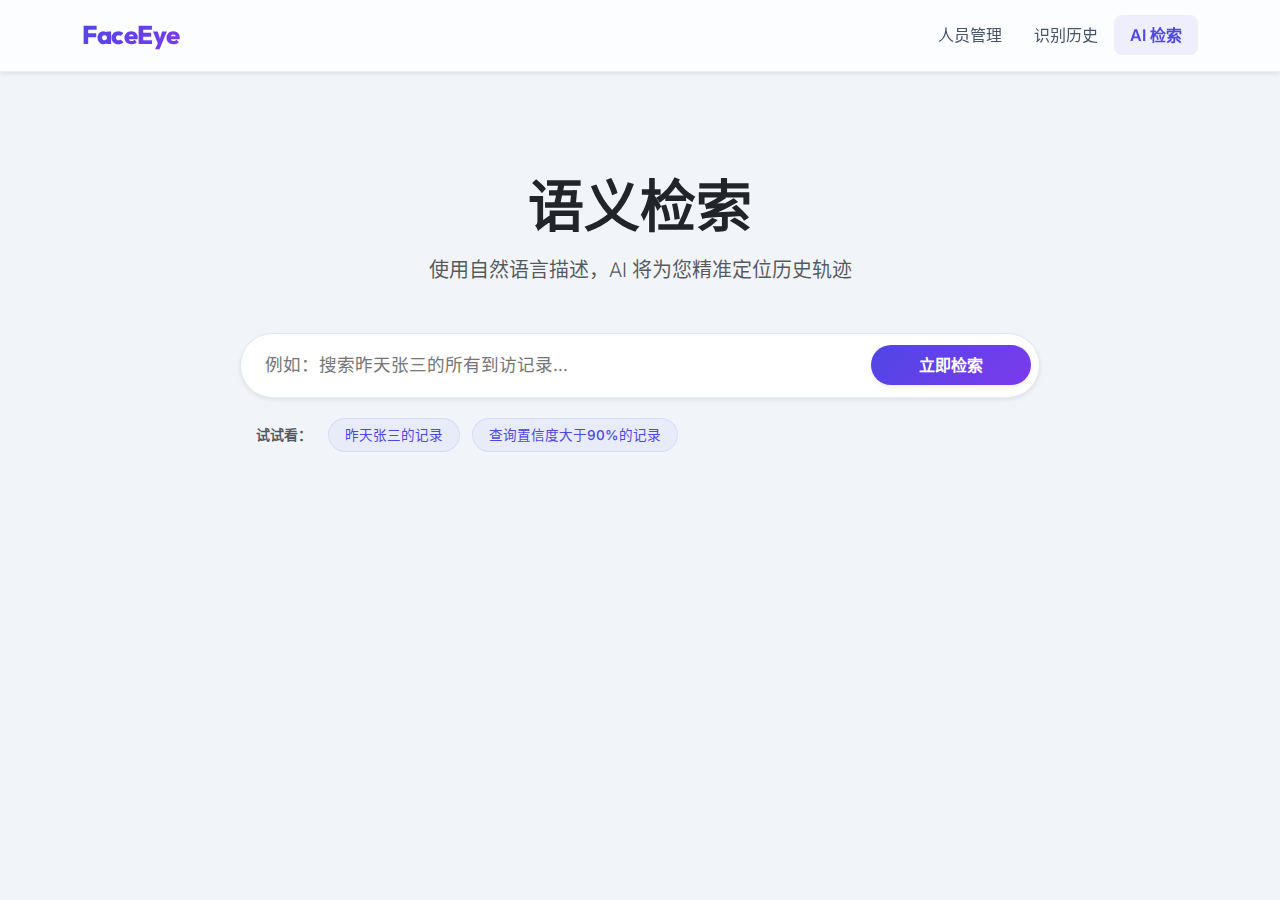
<file: templates/nl_query.html>
<!doctype html>
<html lang="zh-CN">
  <head>
    <meta charset="UTF-8" />
    <meta name="viewport" content="width=device-width, initial-scale=1.0" />
    <title>AI 语义检索 - FaceEye</title>
    <link
      href="https://cdn.jsdelivr.net/npm/bootstrap@5.3.0/dist/css/bootstrap.min.css"
      rel="stylesheet"
    />
    <link rel="stylesheet" href="/static/css/style.css" />
    <style>
      .hero-section {
        padding: 80px 0 60px;
        text-align: center;
      }
      .search-container {
        max-width: 800px;
        margin: 0 auto;
        position: relative;
        z-index: 10;
      }
      .search-bar {
        background: #ffffff;
        border: 1px solid #e2e8f0;
        padding: 8px 8px 8px 24px;
        border-radius: 100px;
        display: flex;
        align-items: center;
        transition: all 0.3s ease;
      }
      .search-bar:focus-within {
        border-color: var(--primary);
        box-shadow: 0 10px 30px rgba(79, 70, 229, 0.15);
      }
      .search-input {
        background: transparent !important;
        border: none !important;
        box-shadow: none !important;
        color: var(--text-main) !important;
        flex-grow: 1;
        font-size: 1.1rem;
        padding: 10px 0;
      }
      .example-chip {
        background: rgba(79, 70, 229, 0.05);
        border: 1px solid rgba(79, 70, 229, 0.1);
        color: var(--primary);
        padding: 6px 16px;
        border-radius: 50px;
        font-size: 0.85rem;
        cursor: pointer;
        transition: all 0.2s ease;
        display: inline-block;
        margin: 4px;
        text-decoration: none;
        font-weight: 500;
      }
      .example-chip:hover {
        background: var(--primary);
        color: white;
      }
      .result-img {
        width: 80px;
        height: 80px;
        object-fit: cover;
        border-radius: 12px;
        border: 1px solid rgba(0, 0, 0, 0.05);
      }
      .sql-preview {
        font-family: "Fira Code", "Courier New", monospace;
        background: #f1f5f9;
        border-left: 4px solid var(--primary);
        padding: 16px;
        border-radius: 12px;
        font-size: 0.85rem;
        color: #334155;
        margin-top: 30px;
        border: 1px solid #e2e8f0;
      }
      .ai-badge {
        background: rgba(16, 185, 129, 0.1);
        color: #059669;
        border: 1px solid rgba(16, 185, 129, 0.2);
        padding: 4px 12px;
        border-radius: 100px;
        font-weight: 600;
        font-size: 0.8rem;
      }
    </style>
  </head>
  <body>
    <!-- Navbar at Very Top -->
    <nav class="navbar navbar-expand-lg navbar-light sticky-top shadow-sm">
      <div class="container">
        <a class="navbar-brand" href="/">FaceEye</a>
        <button
          class="navbar-toggler border-0"
          type="button"
          data-bs-toggle="collapse"
          data-bs-target="#navbarNav"
        >
          <span class="navbar-toggler-icon"></span>
        </button>
        <div class="collapse navbar-collapse" id="navbarNav">
          <ul class="navbar-nav ms-auto">
            <li class="nav-item"><a class="nav-link" href="/">人员管理</a></li>
            <li class="nav-item">
              <a class="nav-link" href="/history">识别历史</a>
            </li>
            <li class="nav-item">
              <a class="nav-link active" href="/search">AI 检索</a>
            </li>
          </ul>
        </div>
      </div>
    </nav>

    <div class="container">
      <div class="hero-section animate-fade-in">
        <span class="hero-badge">Generative Search</span>
        <h1 class="display-4 fw-bold text-dark mb-3">语义检索</h1>
        <p class="text-muted lead mb-5">
          使用自然语言描述，AI 将为您精准定位历史轨迹
        </p>

        <div class="search-container">
          <form id="searchForm" class="search-bar mb-3 shadow-sm">
            <input
              type="text"
              id="queryInput"
              class="search-input"
              placeholder="例如：搜索昨天张三的所有到访记录..."
              required
            />
            <button
              type="submit"
              class="btn btn-primary rounded-pill px-5 py-2 ms-2 shadow-sm"
            >
              立即检索
            </button>
          </form>

          <div class="text-start ps-3 mt-3">
            <span class="small text-muted me-2 fw-bold">试试看：</span>
            <a href="#" class="example-chip">昨天张三的记录</a>
            <a href="#" class="example-chip">查询置信度大于90%的记录</a>
          </div>

          <div
            id="status"
            class="text-center mt-4 text-muted small"
            style="min-height: 20px"
          ></div>
        </div>
      </div>

      <div class="results-container pb-5">
        <div id="resultsList" class="row g-3 justify-content-center">
          <!-- Results will appear here -->
        </div>

        <div
          id="sqlContainer"
          class="animate-fade-in d-none mt-5"
          style="animation-delay: 0.2s"
        >
          <h6 class="text-muted small mb-2 ps-1 fw-bold">
            AI 解析出的 SQL 查询
          </h6>
          <div id="sqlDisplay" class="sql-preview"></div>
        </div>
      </div>
    </div>

    <script src="https://cdn.jsdelivr.net/npm/bootstrap@5.3.0/dist/js/bootstrap.bundle.min.js"></script>
    <script>
      // Handle Example Chips
      document.querySelectorAll(".example-chip").forEach((chip) => {
        chip.addEventListener("click", (e) => {
          e.preventDefault();
          document.getElementById("queryInput").value = chip.textContent;
          document
            .getElementById("searchForm")
            .dispatchEvent(new Event("submit"));
        });
      });

      document
        .getElementById("searchForm")
        .addEventListener("submit", async (e) => {
          e.preventDefault();
          const query = document.getElementById("queryInput").value;
          const resultsContainer = document.getElementById("resultsList");
          const sqlContainer = document.getElementById("sqlContainer");
          const sqlDisplay = document.getElementById("sqlDisplay");
          const status = document.getElementById("status");

          status.innerHTML =
            '<div class="spinner-border spinner-border-sm text-primary me-2"></div> AI 正在解析您的意图并检索数据库...';
          resultsContainer.innerHTML = "";
          sqlContainer.classList.add("d-none");

          try {
            const res = await fetch("/api/query_nl", {
              method: "POST",
              headers: { "Content-Type": "application/json" },
              body: JSON.stringify({ query }),
            });
            const data = await res.json();

            status.textContent = `检索完成，为您找到 ${data.results.length} 条相关记录。`;

            if (data.sql) {
              sqlDisplay.textContent = data.sql;
              sqlContainer.classList.remove("d-none");
            }

            data.results.forEach((row, index) => {
              const delay = index * 0.05;
              const imgSrc = row.image_data || row.image_url;
              const card = `
                        <div class="col-lg-10 animate-fade-in" style="animation-delay: ${delay}s">
                            <div class="card p-3 flex-row align-items-center gap-4">
                                ${imgSrc ? `<img src="${imgSrc}" class="result-img shadow-sm">` : ""}
                                <div class="flex-grow-1">
                                    <div class="d-flex justify-content-between align-items-start">
                                        <h5 class="mb-1 fw-bold text-dark">${row.person_name}</h5>
                                        <span class="ai-badge">
                                            置信度 ${(row.confidence * 100).toFixed(1)}%
                                        </span>
                                    </div>
                                    <div class="text-muted small d-flex align-items-center mt-2">
                                        <svg xmlns="http://www.w3.org/2000/svg" width="14" height="14" fill="currentColor" class="me-2" viewBox="0 0 16 16">
                                          <path d="M8 3.5a.5.5 0 0 0-1 0V9a.5.5 0 0 0 .252.434l3.5 2a.5.5 0 0 0 .496-.868L8 8.71V3.5z"/>
                                          <path d="M8 16A8 8 0 1 0 8 0a8 8 0 0 0 0 16zm7-8A7 7 0 1 1 1 8a7 7 0 0 1 14 0z"/>
                                        </svg>
                                        记录时间：${row.timestamp}
                                    </div>
                                </div>
                                <button class="btn btn-sm btn-outline-primary d-none d-md-block px-3">查看详情</button>
                            </div>
                        </div>
                    `;
              resultsContainer.innerHTML += card;
            });

            if (data.results.length === 0) {
              resultsContainer.innerHTML =
                '<div class="col-12 text-center py-5"><p class="text-muted">抱歉，AI 未能找到符合要求的记录。您可以尝试换一种表述方式。</p></div>';
            }
          } catch (err) {
            console.error(err);
            status.innerHTML =
              '<span class="text-danger">发生服务错误，请检查网络或后端状态。</span>';
          }
        });
    </script>
  </body>
</html>
</file>
<file: static/css/style.css>
@import url('https://fonts.googleapis.com/css2?family=Inter:wght@400;500;600;700&family=Outfit:wght@400;600;700&display=swap');

:root {
    --primary: #4f46e5;      /* Indigo 600 */
    --primary-hover: #4338ca;
    --secondary: #db2777;    /* Pink 600 */
    --accent: #7c3aed;       /* Violet 600 */
    --bg-light: #f8fafc;
    --text-main: #0f172a;    /* Slate 900 */
    --text-muted: #475569;   /* Slate 600 */
    --glass-bg: rgba(255, 255, 255, 0.7);
    --glass-border: rgba(255, 255, 255, 0.4);
    --card-shadow: 0 10px 30px -5px rgba(0, 0, 0, 0.05), 0 4px 15px -5px rgba(0, 0, 0, 0.05);
    --nav-height: 72px;
}

body {
    background: #f1f5f9; /* Slate 100 - distinct from white */
    color: var(--text-main);
    font-family: 'Inter', system-ui, -apple-system, sans-serif;
    min-height: 100vh;
    margin: 0;
    overflow-x: hidden;
}

h1, h2, h3, .navbar-brand {
    font-family: 'Outfit', sans-serif;
    font-weight: 700;
}

/* Glassmorphism Panels */
.glass-panel {
    background: rgba(255, 255, 255, 0.9); /* More opaque on slate background */
    backdrop-filter: blur(20px) saturate(180%);
    -webkit-backdrop-filter: blur(20px) saturate(180%);
    border: 1px solid rgba(0, 0, 0, 0.05);
    border-radius: 20px;
    box-shadow: var(--card-shadow);
}

/* Fixed Navbar at the Top */
.navbar {
    height: var(--nav-height);
    background: rgba(255, 255, 255, 0.8) !important;
    backdrop-filter: blur(12px);
    border-bottom: 1px solid rgba(0, 0, 0, 0.05);
    margin-bottom: 20px;
}

.navbar-brand {
    font-size: 1.6rem;
    font-weight: 800;
    background: linear-gradient(135deg, var(--primary), var(--accent));
    -webkit-background-clip: text;
    background-clip: text;
    -webkit-text-fill-color: transparent;
    letter-spacing: -0.5px;
}

.nav-link {
    color: var(--text-muted) !important;
    font-weight: 500;
    transition: all 0.2s ease;
    padding: 0.5rem 1rem !important;
    border-radius: 8px;
}

.nav-link:hover {
    color: var(--primary) !important;
    background: rgba(79, 70, 229, 0.05);
}

.nav-link.active {
    color: var(--primary) !important;
    font-weight: 600;
    background: rgba(79, 70, 229, 0.08);
}

/* Buttons */
.btn-primary {
    background: linear-gradient(135deg, var(--primary) 0%, var(--accent) 100%);
    border: none;
    border-radius: 12px;
    padding: 12px 28px;
    font-weight: 600;
    box-shadow: 0 4px 12px rgba(79, 70, 229, 0.2);
}

.btn-primary:hover {
    transform: translateY(-2px);
    box-shadow: 0 8px 20px rgba(79, 70, 229, 0.3);
    background: linear-gradient(135deg, var(--primary-hover) 0%, var(--accent) 100%);
}

.btn-outline-primary {
    border: 2px solid rgba(79, 70, 229, 0.1);
    border-radius: 12px;
    color: var(--primary);
    font-weight: 600;
}

.btn-outline-primary:hover {
    background: var(--primary);
    border-color: var(--primary);
    color: white;
}

/* Cards */
.card {
    background: white;
    border: 1px solid rgba(0, 0, 0, 0.05);
    border-radius: 20px;
    box-shadow: 0 4px 6px -1px rgba(0, 0, 0, 0.05);
    transition: all 0.3s cubic-bezier(0.4, 0, 0.2, 1);
}

.card:hover {
    transform: translateY(-5px);
    box-shadow: 0 20px 25px -5px rgba(0, 0, 0, 0.1);
    border-color: rgba(79, 70, 229, 0.2);
}

/* Form inputs */
.form-control {
    background: #ffffff !important;
    border: 1px solid #e2e8f0 !important;
    color: var(--text-main) !important;
    border-radius: 12px;
    padding: 12px 16px;
}

.form-control:focus {
    border-color: var(--primary) !important;
    box-shadow: 0 0 0 4px rgba(79, 70, 229, 0.1) !important;
}

/* Micro-animations */
@keyframes fadeInUp {
    from { opacity: 0; transform: translateY(15px); }
    to { opacity: 1; transform: translateY(0); }
}

.animate-fade-in {
    animation: fadeInUp 0.6s ease-out forwards;
}

/* Hero Badge (Removed as per user request, but kept CSS for other pages if needed) */
.hero-badge {
    display: none;
}
</file>
